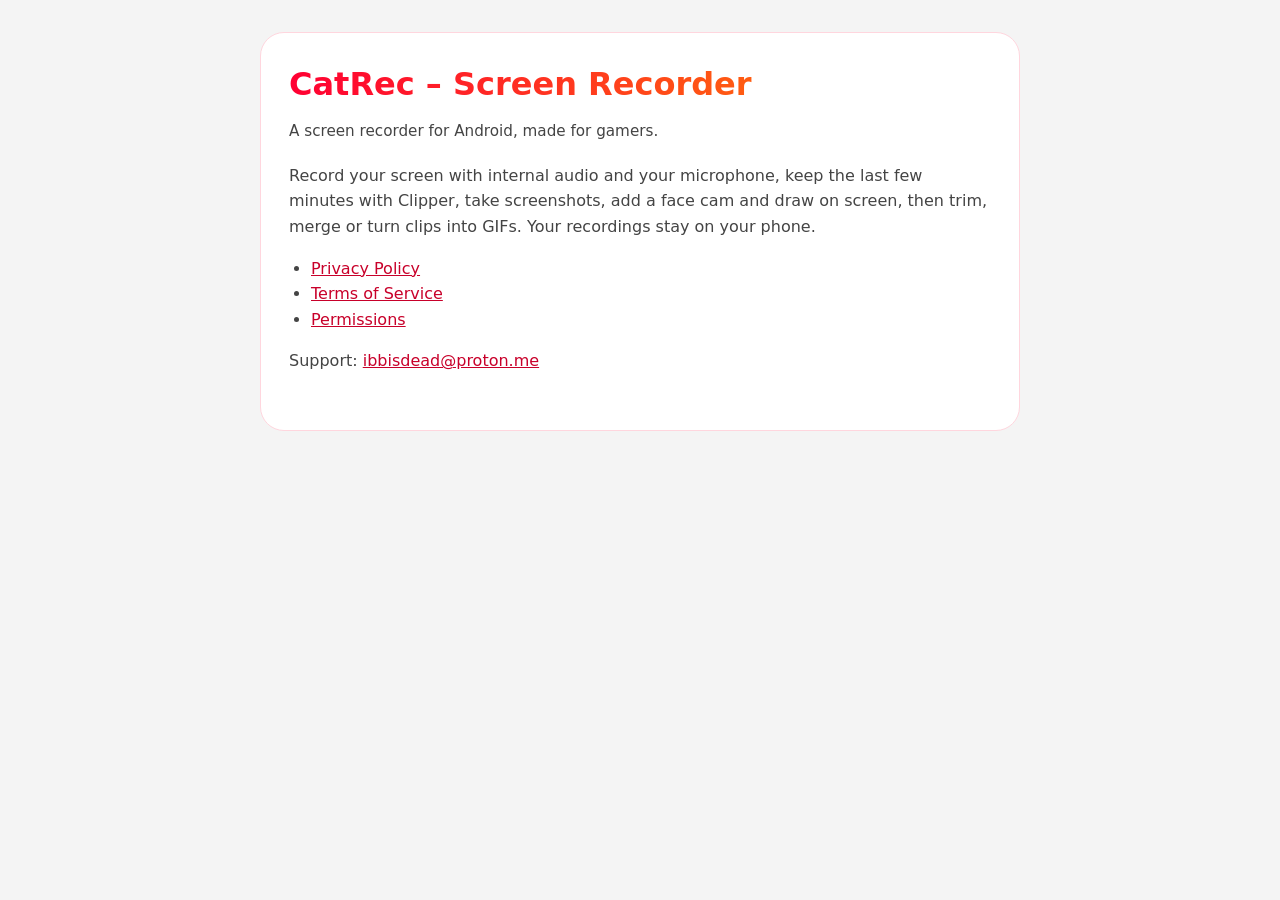
<file: index.html>
<!doctype html>
<html lang="en">
<head>
<meta charset="utf-8">
<meta name="viewport" content="width=device-width, initial-scale=1">
<title>CatRec – Screen Recorder</title>
<link rel="stylesheet" href="style.css">
</head>
<body>
<main>
<h1>CatRec – Screen Recorder</h1>
<p class="updated">A screen recorder for Android, made for gamers.</p>
<p>Record your screen with internal audio and your microphone, keep the last few minutes with Clipper, take screenshots, add a face cam and draw on screen, then trim, merge or turn clips into GIFs. Your recordings stay on your phone.</p>
<ul>
<li><a href="privacy.html">Privacy Policy</a></li>
<li><a href="terms.html">Terms of Service</a></li>
<li><a href="permissions.html">Permissions</a></li>
</ul>
<p>Support: <a href="mailto:ibbisdead@proton.me">ibbisdead@proton.me</a></p>
</main>
</body>
</html>
</file>
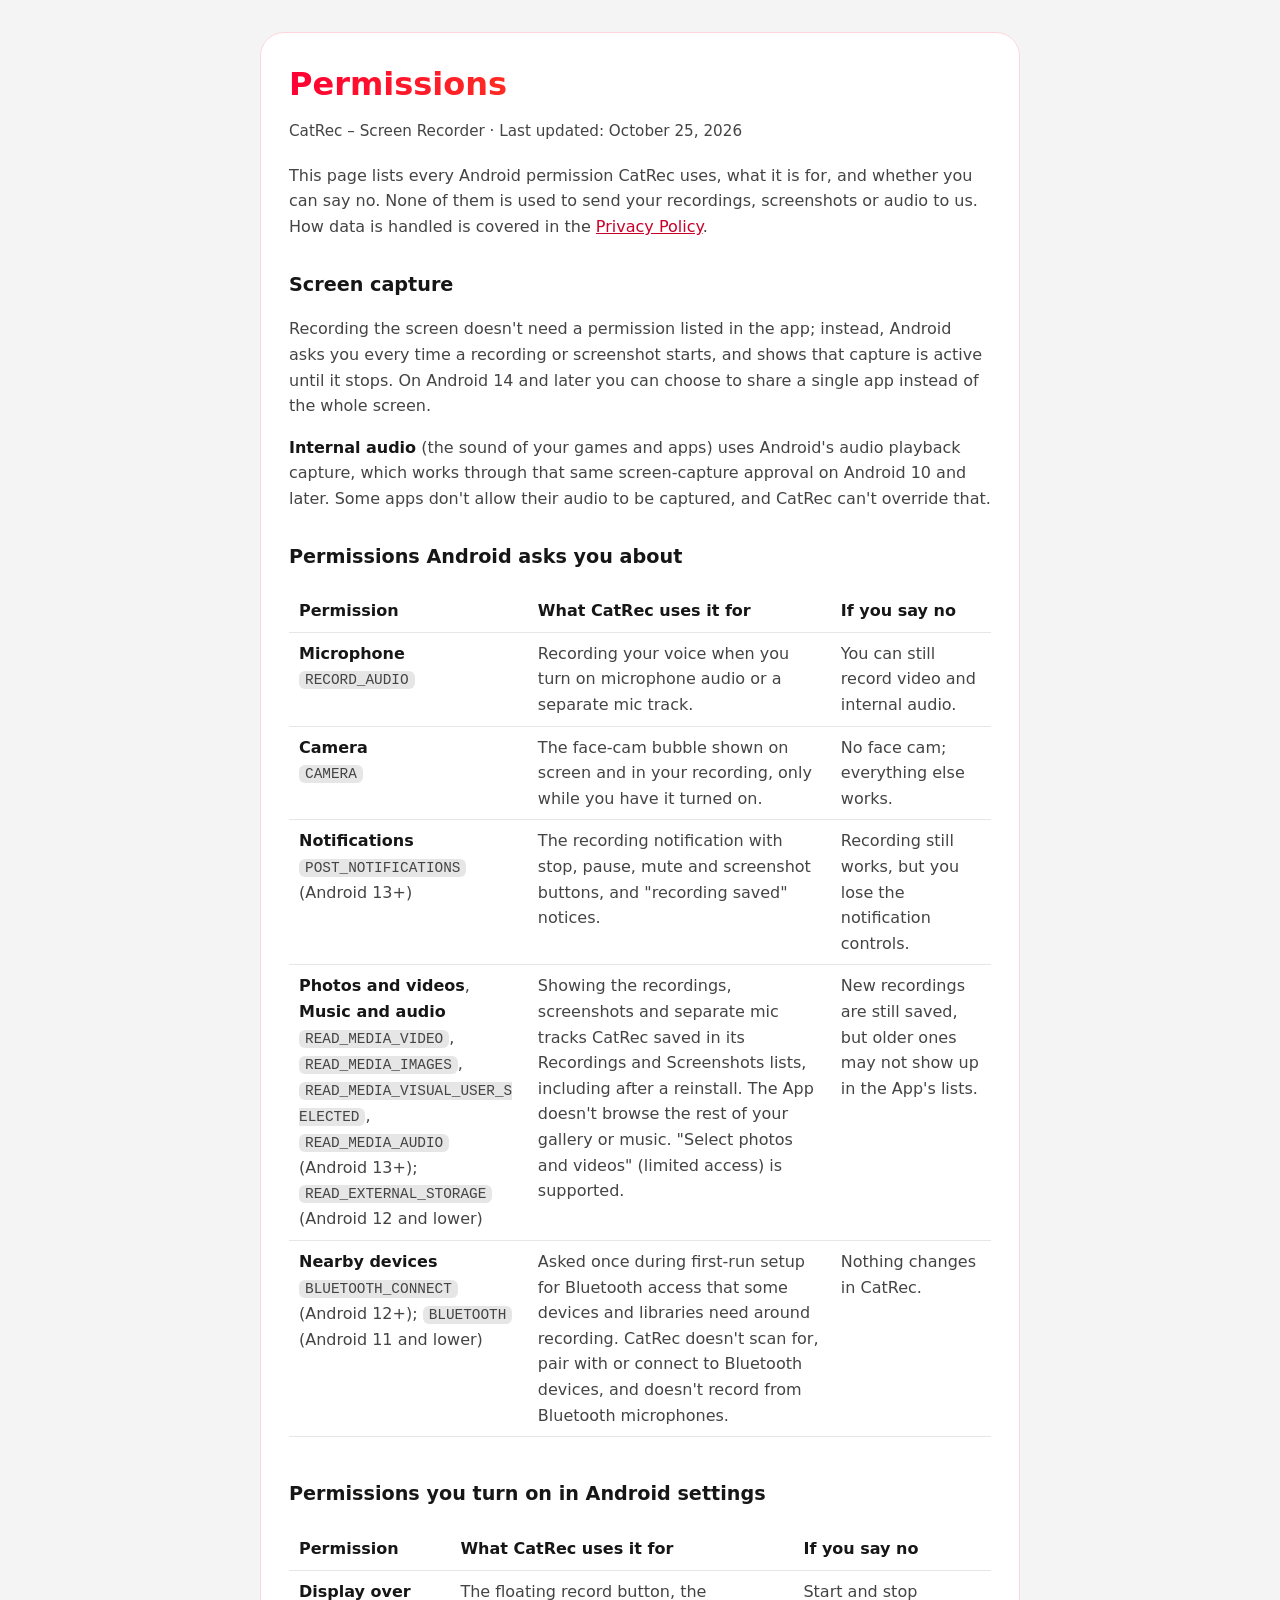
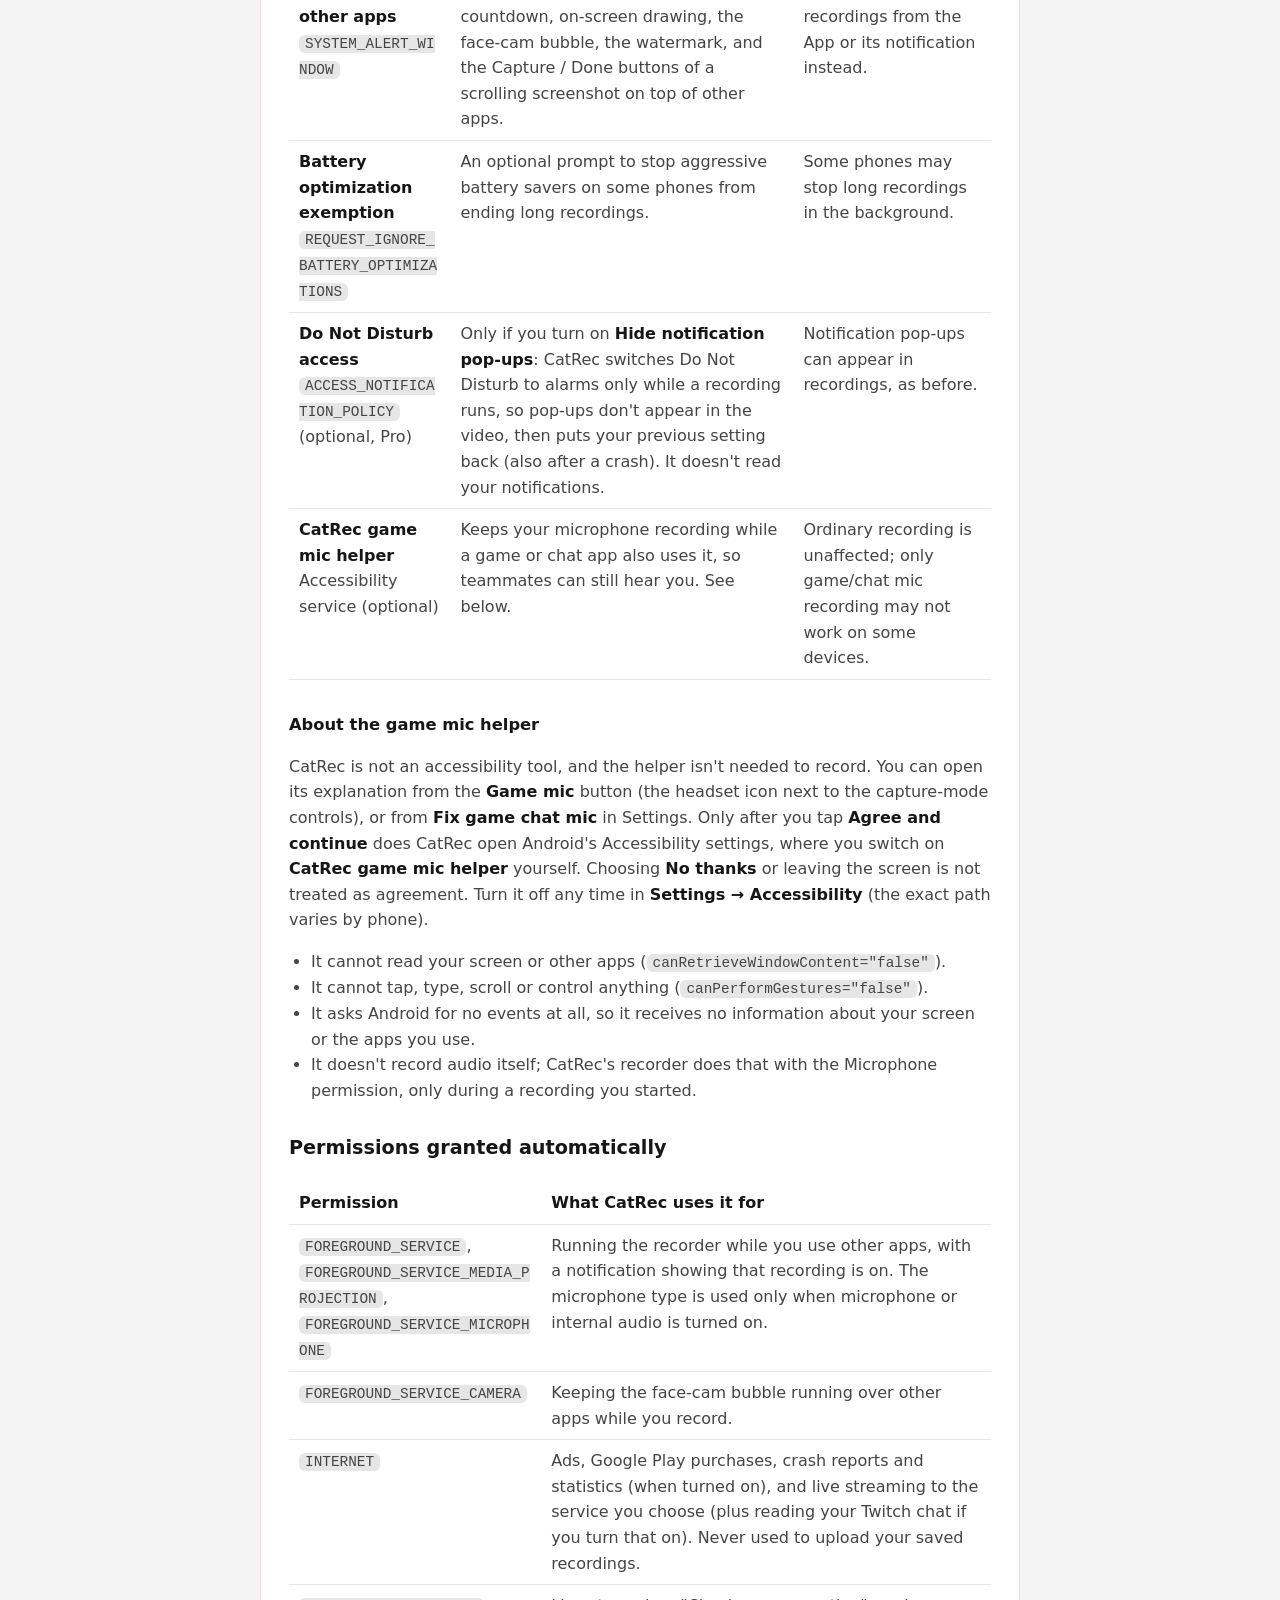
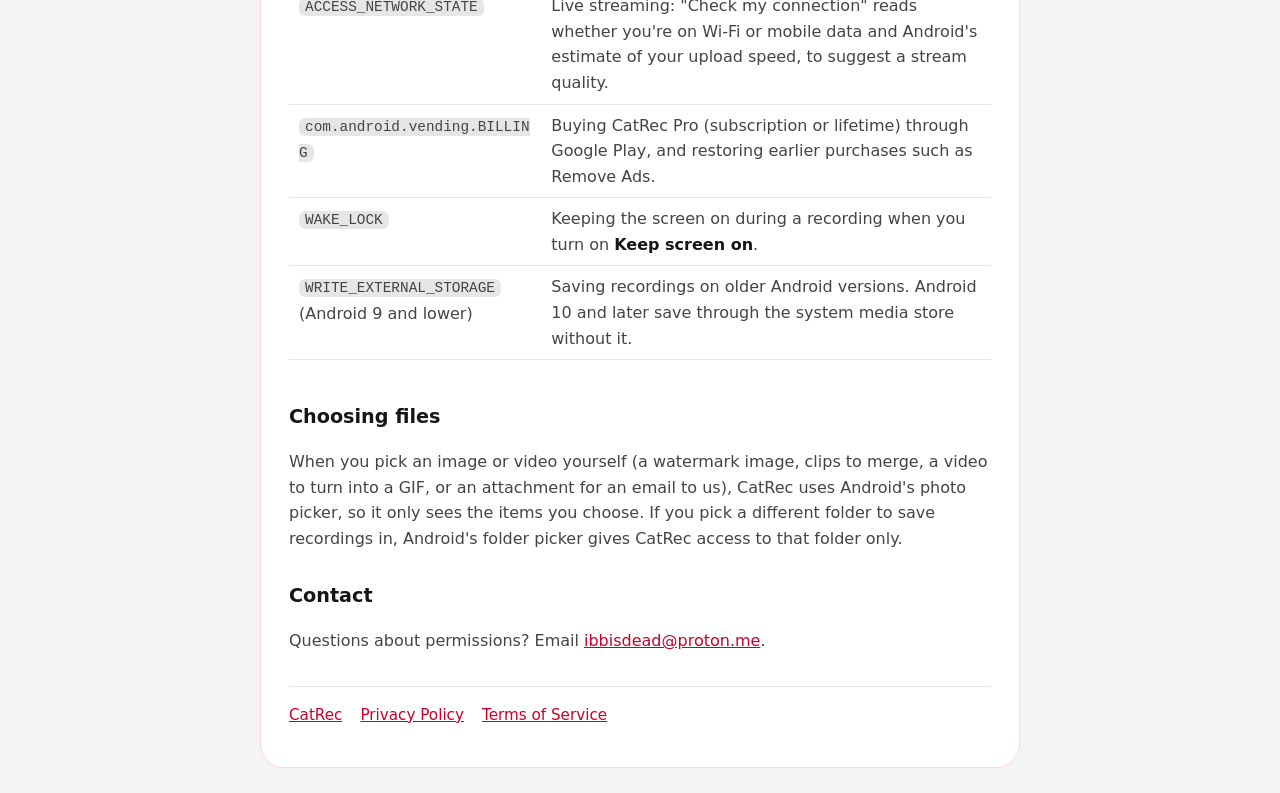
<file: permissions.html>
<!doctype html>
<html lang="en">
<head>
<meta charset="utf-8">
<meta name="viewport" content="width=device-width, initial-scale=1">
<title>Permissions · CatRec – Screen Recorder</title>
<link rel="stylesheet" href="style.css">
</head>
<body>
<main>
<h1>Permissions</h1>
<p class="updated">CatRec – Screen Recorder · Last updated: October 25, 2026</p>

<p>This page lists every Android permission CatRec uses, what it is for, and whether you can say no. None of them is used to send your recordings, screenshots or audio to us. How data is handled is covered in the <a href="privacy.html">Privacy Policy</a>.</p>

<h2>Screen capture</h2>
<p>Recording the screen doesn't need a permission listed in the app; instead, Android asks you every time a recording or screenshot starts, and shows that capture is active until it stops. On Android 14 and later you can choose to share a single app instead of the whole screen.</p>
<p><strong>Internal audio</strong> (the sound of your games and apps) uses Android's audio playback capture, which works through that same screen-capture approval on Android 10 and later. Some apps don't allow their audio to be captured, and CatRec can't override that.</p>

<h2>Permissions Android asks you about</h2>
<div class="table-wrap">
<table>
<tr><th>Permission</th><th>What CatRec uses it for</th><th>If you say no</th></tr>
<tr><td data-label="Permission"><strong>Microphone</strong><br><code>RECORD_AUDIO</code></td><td data-label="What CatRec uses it for">Recording your voice when you turn on microphone audio or a separate mic track.</td><td data-label="If you say no">You can still record video and internal audio.</td></tr>
<tr><td data-label="Permission"><strong>Camera</strong><br><code>CAMERA</code></td><td data-label="What CatRec uses it for">The face-cam bubble shown on screen and in your recording, only while you have it turned on.</td><td data-label="If you say no">No face cam; everything else works.</td></tr>
<tr><td data-label="Permission"><strong>Notifications</strong><br><code>POST_NOTIFICATIONS</code> (Android 13+)</td><td data-label="What CatRec uses it for">The recording notification with stop, pause, mute and screenshot buttons, and "recording saved" notices.</td><td data-label="If you say no">Recording still works, but you lose the notification controls.</td></tr>
<tr><td data-label="Permission"><strong>Photos and videos</strong>, <strong>Music and audio</strong><br><code>READ_MEDIA_VIDEO</code>, <code>READ_MEDIA_IMAGES</code>, <code>READ_MEDIA_VISUAL_USER_SELECTED</code>, <code>READ_MEDIA_AUDIO</code> (Android 13+); <code>READ_EXTERNAL_STORAGE</code> (Android 12 and lower)</td><td data-label="What CatRec uses it for">Showing the recordings, screenshots and separate mic tracks CatRec saved in its Recordings and Screenshots lists, including after a reinstall. The App doesn't browse the rest of your gallery or music. "Select photos and videos" (limited access) is supported.</td><td data-label="If you say no">New recordings are still saved, but older ones may not show up in the App's lists.</td></tr>
<tr><td data-label="Permission"><strong>Nearby devices</strong><br><code>BLUETOOTH_CONNECT</code> (Android 12+); <code>BLUETOOTH</code> (Android 11 and lower)</td><td data-label="What CatRec uses it for">Asked once during first-run setup for Bluetooth access that some devices and libraries need around recording. CatRec doesn't scan for, pair with or connect to Bluetooth devices, and doesn't record from Bluetooth microphones.</td><td data-label="If you say no">Nothing changes in CatRec.</td></tr>
</table>
</div>

<h2>Permissions you turn on in Android settings</h2>
<div class="table-wrap">
<table>
<tr><th>Permission</th><th>What CatRec uses it for</th><th>If you say no</th></tr>
<tr><td data-label="Permission"><strong>Display over other apps</strong><br><code>SYSTEM_ALERT_WINDOW</code></td><td data-label="What CatRec uses it for">The floating record button, the countdown, on-screen drawing, the face-cam bubble, the watermark, and the Capture / Done buttons of a scrolling screenshot on top of other apps.</td><td data-label="If you say no">Start and stop recordings from the App or its notification instead.</td></tr>
<tr><td data-label="Permission"><strong>Battery optimization exemption</strong><br><code>REQUEST_IGNORE_BATTERY_OPTIMIZATIONS</code></td><td data-label="What CatRec uses it for">An optional prompt to stop aggressive battery savers on some phones from ending long recordings.</td><td data-label="If you say no">Some phones may stop long recordings in the background.</td></tr>
<tr><td data-label="Permission"><strong>Do Not Disturb access</strong><br><code>ACCESS_NOTIFICATION_POLICY</code> (optional, Pro)</td><td data-label="What CatRec uses it for">Only if you turn on <strong>Hide notification pop-ups</strong>: CatRec switches Do Not Disturb to alarms only while a recording runs, so pop-ups don't appear in the video, then puts your previous setting back (also after a crash). It doesn't read your notifications.</td><td data-label="If you say no">Notification pop-ups can appear in recordings, as before.</td></tr>
<tr><td data-label="Permission"><strong>CatRec game mic helper</strong><br>Accessibility service (optional)</td><td data-label="What CatRec uses it for">Keeps your microphone recording while a game or chat app also uses it, so teammates can still hear you. See below.</td><td data-label="If you say no">Ordinary recording is unaffected; only game/chat mic recording may not work on some devices.</td></tr>
</table>
</div>

<h3>About the game mic helper</h3>
<p>CatRec is not an accessibility tool, and the helper isn't needed to record. You can open its explanation from the <strong>Game mic</strong> button (the headset icon next to the capture-mode controls), or from <strong>Fix game chat mic</strong> in Settings. Only after you tap <strong>Agree and continue</strong> does CatRec open Android's Accessibility settings, where you switch on <strong>CatRec game mic helper</strong> yourself. Choosing <strong>No thanks</strong> or leaving the screen is not treated as agreement. Turn it off any time in <strong>Settings → Accessibility</strong> (the exact path varies by phone).</p>
<ul>
<li>It cannot read your screen or other apps (<code>canRetrieveWindowContent="false"</code>).</li>
<li>It cannot tap, type, scroll or control anything (<code>canPerformGestures="false"</code>).</li>
<li>It asks Android for no events at all, so it receives no information about your screen or the apps you use.</li>
<li>It doesn't record audio itself; CatRec's recorder does that with the Microphone permission, only during a recording you started.</li>
</ul>

<h2>Permissions granted automatically</h2>
<div class="table-wrap">
<table>
<tr><th>Permission</th><th>What CatRec uses it for</th></tr>
<tr><td data-label="Permission"><code>FOREGROUND_SERVICE</code>, <code>FOREGROUND_SERVICE_MEDIA_PROJECTION</code>, <code>FOREGROUND_SERVICE_MICROPHONE</code></td><td data-label="What CatRec uses it for">Running the recorder while you use other apps, with a notification showing that recording is on. The microphone type is used only when microphone or internal audio is turned on.</td></tr>
<tr><td data-label="Permission"><code>FOREGROUND_SERVICE_CAMERA</code></td><td data-label="What CatRec uses it for">Keeping the face-cam bubble running over other apps while you record.</td></tr>
<tr><td data-label="Permission"><code>INTERNET</code></td><td data-label="What CatRec uses it for">Ads, Google Play purchases, crash reports and statistics (when turned on), and live streaming to the service you choose (plus reading your Twitch chat if you turn that on). Never used to upload your saved recordings.</td></tr>
<tr><td data-label="Permission"><code>ACCESS_NETWORK_STATE</code></td><td data-label="What CatRec uses it for">Live streaming: "Check my connection" reads whether you're on Wi-Fi or mobile data and Android's estimate of your upload speed, to suggest a stream quality.</td></tr>
<tr><td data-label="Permission"><code>com.android.vending.BILLING</code></td><td data-label="What CatRec uses it for">Buying CatRec Pro (subscription or lifetime) through Google Play, and restoring earlier purchases such as Remove Ads.</td></tr>
<tr><td data-label="Permission"><code>WAKE_LOCK</code></td><td data-label="What CatRec uses it for">Keeping the screen on during a recording when you turn on <strong>Keep screen on</strong>.</td></tr>
<tr><td data-label="Permission"><code>WRITE_EXTERNAL_STORAGE</code> (Android 9 and lower)</td><td data-label="What CatRec uses it for">Saving recordings on older Android versions. Android 10 and later save through the system media store without it.</td></tr>
</table>
</div>

<h2>Choosing files</h2>
<p>When you pick an image or video yourself (a watermark image, clips to merge, a video to turn into a GIF, or an attachment for an email to us), CatRec uses Android's photo picker, so it only sees the items you choose. If you pick a different folder to save recordings in, Android's folder picker gives CatRec access to that folder only.</p>

<h2>Contact</h2>
<p>Questions about permissions? Email <a href="mailto:ibbisdead@proton.me">ibbisdead@proton.me</a>.</p>

<nav><a href="index.html">CatRec</a><a href="privacy.html">Privacy Policy</a><a href="terms.html">Terms of Service</a></nav>
</main>
</body>
</html>
</file>
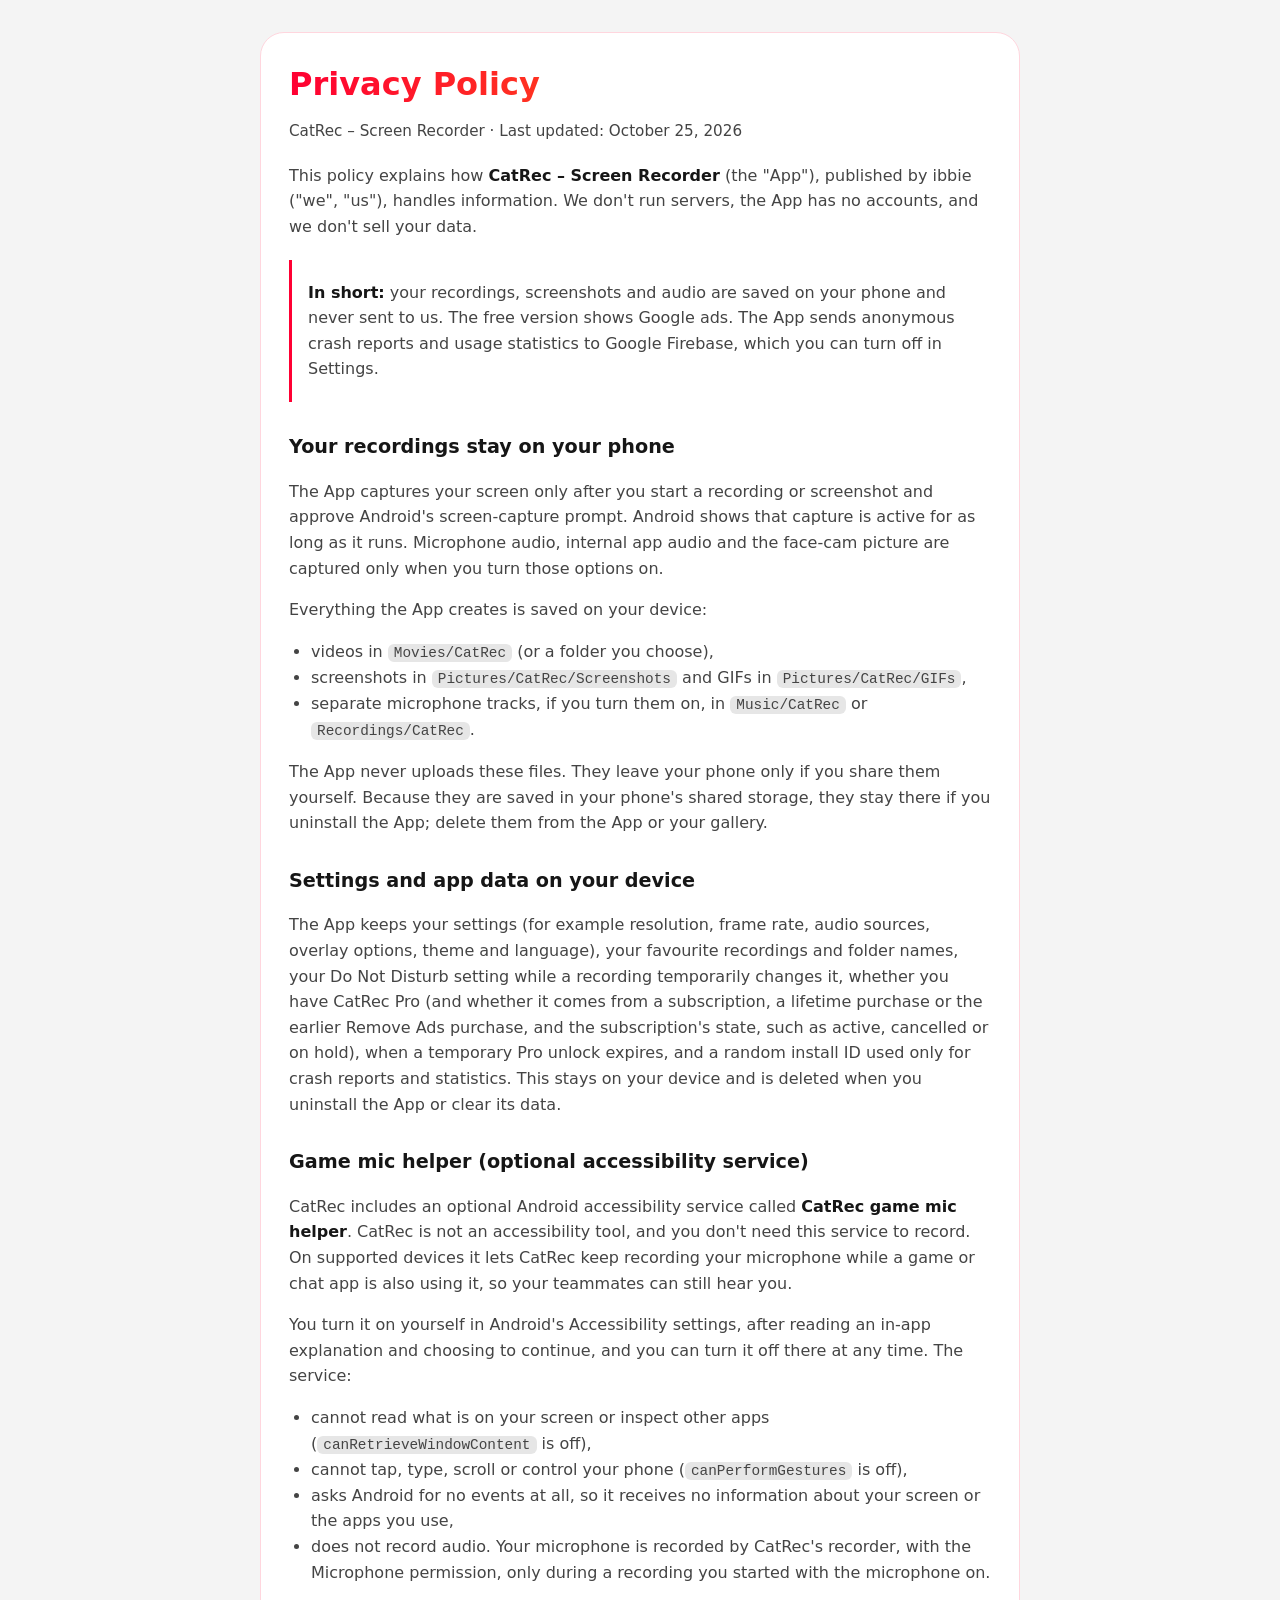
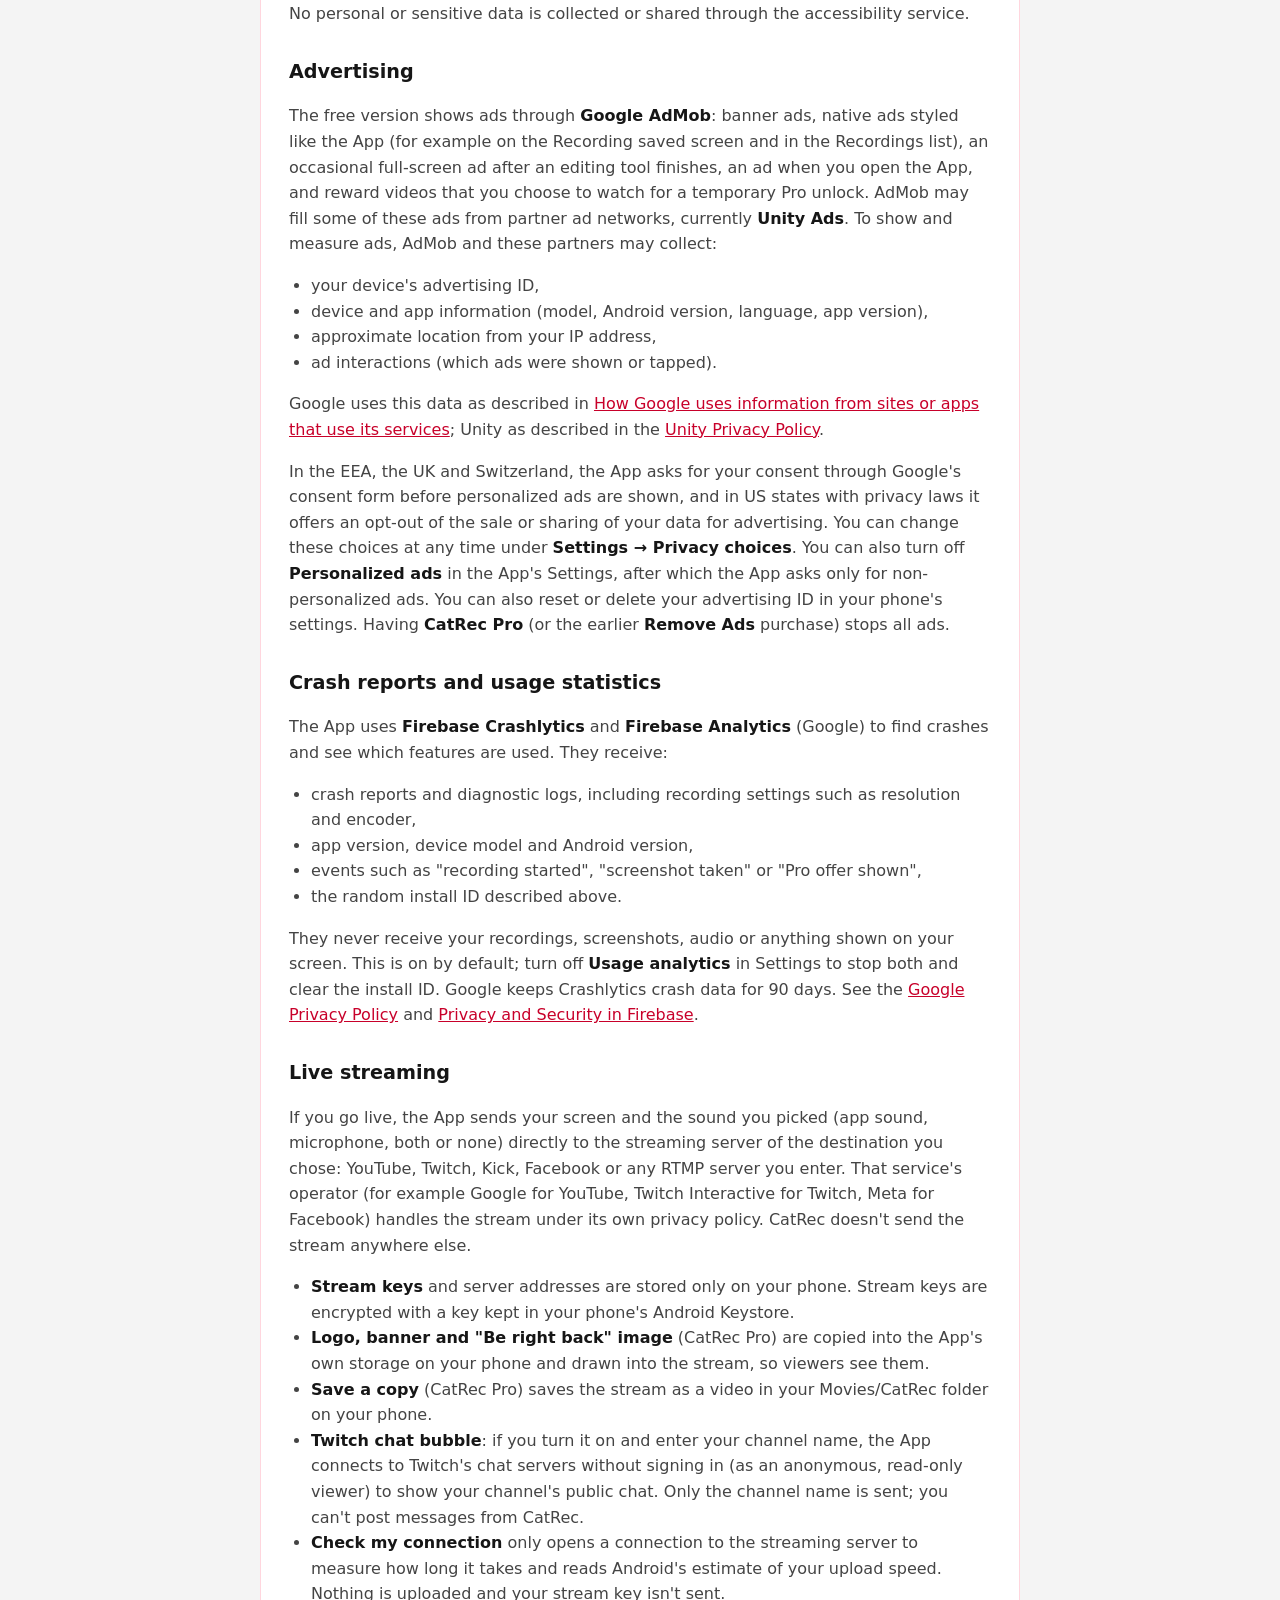
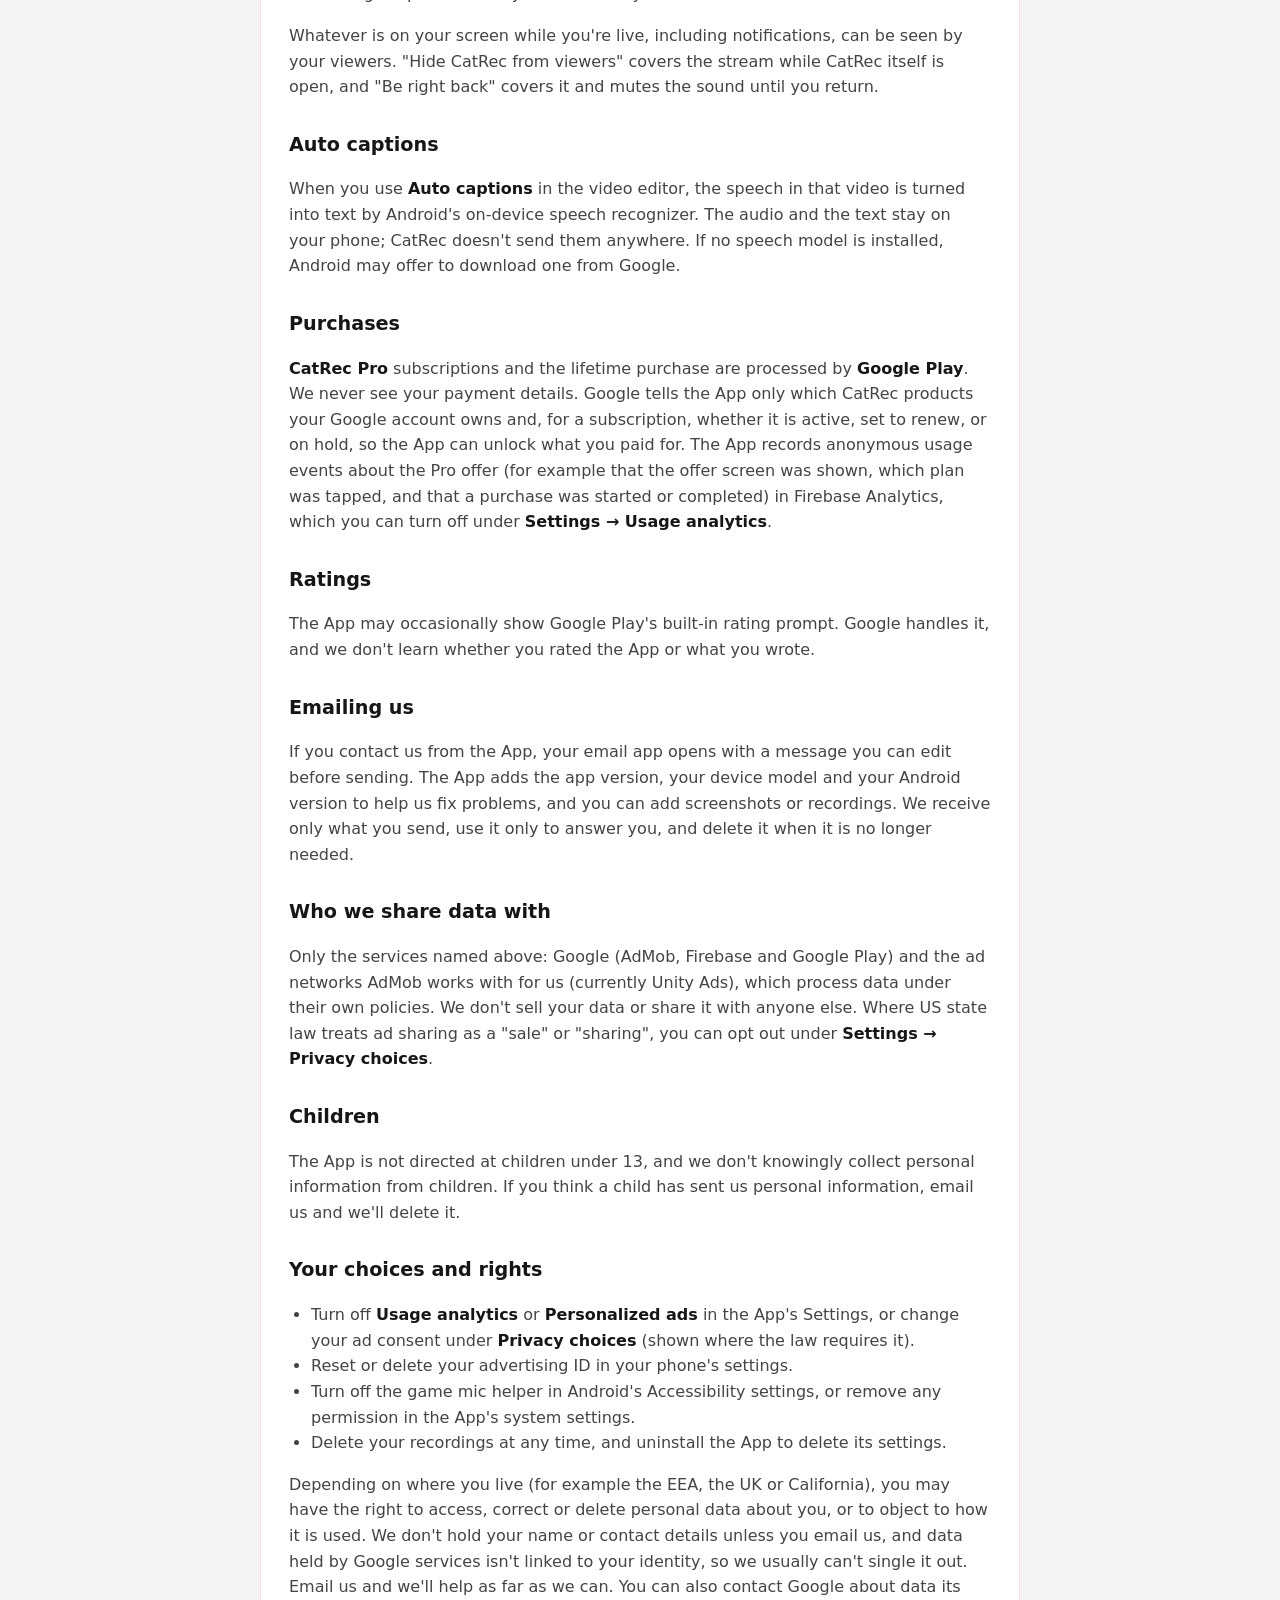
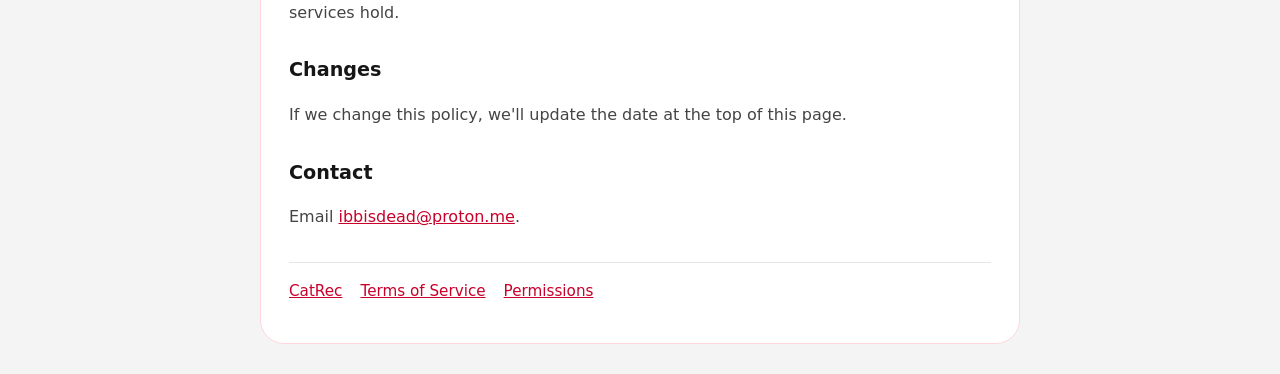
<file: privacy.html>
<!doctype html>
<html lang="en">
<head>
<meta charset="utf-8">
<meta name="viewport" content="width=device-width, initial-scale=1">
<title>Privacy Policy · CatRec – Screen Recorder</title>
<link rel="stylesheet" href="style.css">
</head>
<body>
<main>
<h1>Privacy Policy</h1>
<p class="updated">CatRec – Screen Recorder · Last updated: October 25, 2026</p>

<p>This policy explains how <strong>CatRec – Screen Recorder</strong> (the "App"), published by ibbie ("we", "us"), handles information. We don't run servers, the App has no accounts, and we don't sell your data.</p>

<div class="summary">
<p><strong>In short:</strong> your recordings, screenshots and audio are saved on your phone and never sent to us. The free version shows Google ads. The App sends anonymous crash reports and usage statistics to Google Firebase, which you can turn off in Settings.</p>
</div>

<h2>Your recordings stay on your phone</h2>
<p>The App captures your screen only after you start a recording or screenshot and approve Android's screen-capture prompt. Android shows that capture is active for as long as it runs. Microphone audio, internal app audio and the face-cam picture are captured only when you turn those options on.</p>
<p>Everything the App creates is saved on your device:</p>
<ul>
<li>videos in <code>Movies/CatRec</code> (or a folder you choose),</li>
<li>screenshots in <code>Pictures/CatRec/Screenshots</code> and GIFs in <code>Pictures/CatRec/GIFs</code>,</li>
<li>separate microphone tracks, if you turn them on, in <code>Music/CatRec</code> or <code>Recordings/CatRec</code>.</li>
</ul>
<p>The App never uploads these files. They leave your phone only if you share them yourself. Because they are saved in your phone's shared storage, they stay there if you uninstall the App; delete them from the App or your gallery.</p>

<h2>Settings and app data on your device</h2>
<p>The App keeps your settings (for example resolution, frame rate, audio sources, overlay options, theme and language), your favourite recordings and folder names, your Do Not Disturb setting while a recording temporarily changes it, whether you have CatRec Pro (and whether it comes from a subscription, a lifetime purchase or the earlier Remove Ads purchase, and the subscription's state, such as active, cancelled or on hold), when a temporary Pro unlock expires, and a random install ID used only for crash reports and statistics. This stays on your device and is deleted when you uninstall the App or clear its data.</p>

<h2>Game mic helper (optional accessibility service)</h2>
<p>CatRec includes an optional Android accessibility service called <strong>CatRec game mic helper</strong>. CatRec is not an accessibility tool, and you don't need this service to record. On supported devices it lets CatRec keep recording your microphone while a game or chat app is also using it, so your teammates can still hear you.</p>
<p>You turn it on yourself in Android's Accessibility settings, after reading an in-app explanation and choosing to continue, and you can turn it off there at any time. The service:</p>
<ul>
<li>cannot read what is on your screen or inspect other apps (<code>canRetrieveWindowContent</code> is off),</li>
<li>cannot tap, type, scroll or control your phone (<code>canPerformGestures</code> is off),</li>
<li>asks Android for no events at all, so it receives no information about your screen or the apps you use,</li>
<li>does not record audio. Your microphone is recorded by CatRec's recorder, with the Microphone permission, only during a recording you started with the microphone on.</li>
</ul>
<p>No personal or sensitive data is collected or shared through the accessibility service.</p>

<h2>Advertising</h2>
<p>The free version shows ads through <strong>Google AdMob</strong>: banner ads, native ads styled like the App (for example on the Recording saved screen and in the Recordings list), an occasional full-screen ad after an editing tool finishes, an ad when you open the App, and reward videos that you choose to watch for a temporary Pro unlock. AdMob may fill some of these ads from partner ad networks, currently <strong>Unity Ads</strong>. To show and measure ads, AdMob and these partners may collect:</p>
<ul>
<li>your device's advertising ID,</li>
<li>device and app information (model, Android version, language, app version),</li>
<li>approximate location from your IP address,</li>
<li>ad interactions (which ads were shown or tapped).</li>
</ul>
<p>Google uses this data as described in <a href="https://policies.google.com/technologies/ads">How Google uses information from sites or apps that use its services</a>; Unity as described in the <a href="https://unity.com/legal/game-player-and-app-user-privacy-policy">Unity Privacy Policy</a>.</p>
<p>In the EEA, the UK and Switzerland, the App asks for your consent through Google's consent form before personalized ads are shown, and in US states with privacy laws it offers an opt-out of the sale or sharing of your data for advertising. You can change these choices at any time under <strong>Settings → Privacy choices</strong>. You can also turn off <strong>Personalized ads</strong> in the App's Settings, after which the App asks only for non-personalized ads. You can also reset or delete your advertising ID in your phone's settings. Having <strong>CatRec Pro</strong> (or the earlier <strong>Remove Ads</strong> purchase) stops all ads.</p>

<h2>Crash reports and usage statistics</h2>
<p>The App uses <strong>Firebase Crashlytics</strong> and <strong>Firebase Analytics</strong> (Google) to find crashes and see which features are used. They receive:</p>
<ul>
<li>crash reports and diagnostic logs, including recording settings such as resolution and encoder,</li>
<li>app version, device model and Android version,</li>
<li>events such as "recording started", "screenshot taken" or "Pro offer shown",</li>
<li>the random install ID described above.</li>
</ul>
<p>They never receive your recordings, screenshots, audio or anything shown on your screen. This is on by default; turn off <strong>Usage analytics</strong> in Settings to stop both and clear the install ID. Google keeps Crashlytics crash data for 90 days. See the <a href="https://policies.google.com/privacy">Google Privacy Policy</a> and <a href="https://firebase.google.com/support/privacy">Privacy and Security in Firebase</a>.</p>

<h2>Live streaming</h2>
<p>If you go live, the App sends your screen and the sound you picked (app sound, microphone, both or none) directly to the streaming server of the destination you chose: YouTube, Twitch, Kick, Facebook or any RTMP server you enter. That service's operator (for example Google for YouTube, Twitch Interactive for Twitch, Meta for Facebook) handles the stream under its own privacy policy. CatRec doesn't send the stream anywhere else.</p>
<ul>
<li><strong>Stream keys</strong> and server addresses are stored only on your phone. Stream keys are encrypted with a key kept in your phone's Android Keystore.</li>
<li><strong>Logo, banner and "Be right back" image</strong> (CatRec Pro) are copied into the App's own storage on your phone and drawn into the stream, so viewers see them.</li>
<li><strong>Save a copy</strong> (CatRec Pro) saves the stream as a video in your Movies/CatRec folder on your phone.</li>
<li><strong>Twitch chat bubble</strong>: if you turn it on and enter your channel name, the App connects to Twitch's chat servers without signing in (as an anonymous, read-only viewer) to show your channel's public chat. Only the channel name is sent; you can't post messages from CatRec.</li>
<li><strong>Check my connection</strong> only opens a connection to the streaming server to measure how long it takes and reads Android's estimate of your upload speed. Nothing is uploaded and your stream key isn't sent.</li>
</ul>
<p>Whatever is on your screen while you're live, including notifications, can be seen by your viewers. "Hide CatRec from viewers" covers the stream while CatRec itself is open, and "Be right back" covers it and mutes the sound until you return.</p>

<h2>Auto captions</h2>
<p>When you use <strong>Auto captions</strong> in the video editor, the speech in that video is turned into text by Android's on-device speech recognizer. The audio and the text stay on your phone; CatRec doesn't send them anywhere. If no speech model is installed, Android may offer to download one from Google.</p>

<h2>Purchases</h2>
<p><strong>CatRec Pro</strong> subscriptions and the lifetime purchase are processed by <strong>Google Play</strong>. We never see your payment details. Google tells the App only which CatRec products your Google account owns and, for a subscription, whether it is active, set to renew, or on hold, so the App can unlock what you paid for. The App records anonymous usage events about the Pro offer (for example that the offer screen was shown, which plan was tapped, and that a purchase was started or completed) in Firebase Analytics, which you can turn off under <strong>Settings → Usage analytics</strong>.</p>

<h2>Ratings</h2>
<p>The App may occasionally show Google Play's built-in rating prompt. Google handles it, and we don't learn whether you rated the App or what you wrote.</p>

<h2>Emailing us</h2>
<p>If you contact us from the App, your email app opens with a message you can edit before sending. The App adds the app version, your device model and your Android version to help us fix problems, and you can add screenshots or recordings. We receive only what you send, use it only to answer you, and delete it when it is no longer needed.</p>

<h2>Who we share data with</h2>
<p>Only the services named above: Google (AdMob, Firebase and Google Play) and the ad networks AdMob works with for us (currently Unity Ads), which process data under their own policies. We don't sell your data or share it with anyone else. Where US state law treats ad sharing as a "sale" or "sharing", you can opt out under <strong>Settings → Privacy choices</strong>.</p>

<h2>Children</h2>
<p>The App is not directed at children under 13, and we don't knowingly collect personal information from children. If you think a child has sent us personal information, email us and we'll delete it.</p>

<h2>Your choices and rights</h2>
<ul>
<li>Turn off <strong>Usage analytics</strong> or <strong>Personalized ads</strong> in the App's Settings, or change your ad consent under <strong>Privacy choices</strong> (shown where the law requires it).</li>
<li>Reset or delete your advertising ID in your phone's settings.</li>
<li>Turn off the game mic helper in Android's Accessibility settings, or remove any permission in the App's system settings.</li>
<li>Delete your recordings at any time, and uninstall the App to delete its settings.</li>
</ul>
<p>Depending on where you live (for example the EEA, the UK or California), you may have the right to access, correct or delete personal data about you, or to object to how it is used. We don't hold your name or contact details unless you email us, and data held by Google services isn't linked to your identity, so we usually can't single it out. Email us and we'll help as far as we can. You can also contact Google about data its services hold.</p>

<h2>Changes</h2>
<p>If we change this policy, we'll update the date at the top of this page.</p>

<h2>Contact</h2>
<p>Email <a href="mailto:ibbisdead@proton.me">ibbisdead@proton.me</a>.</p>

<nav><a href="index.html">CatRec</a><a href="terms.html">Terms of Service</a><a href="permissions.html">Permissions</a></nav>
</main>
</body>
</html>
</file>
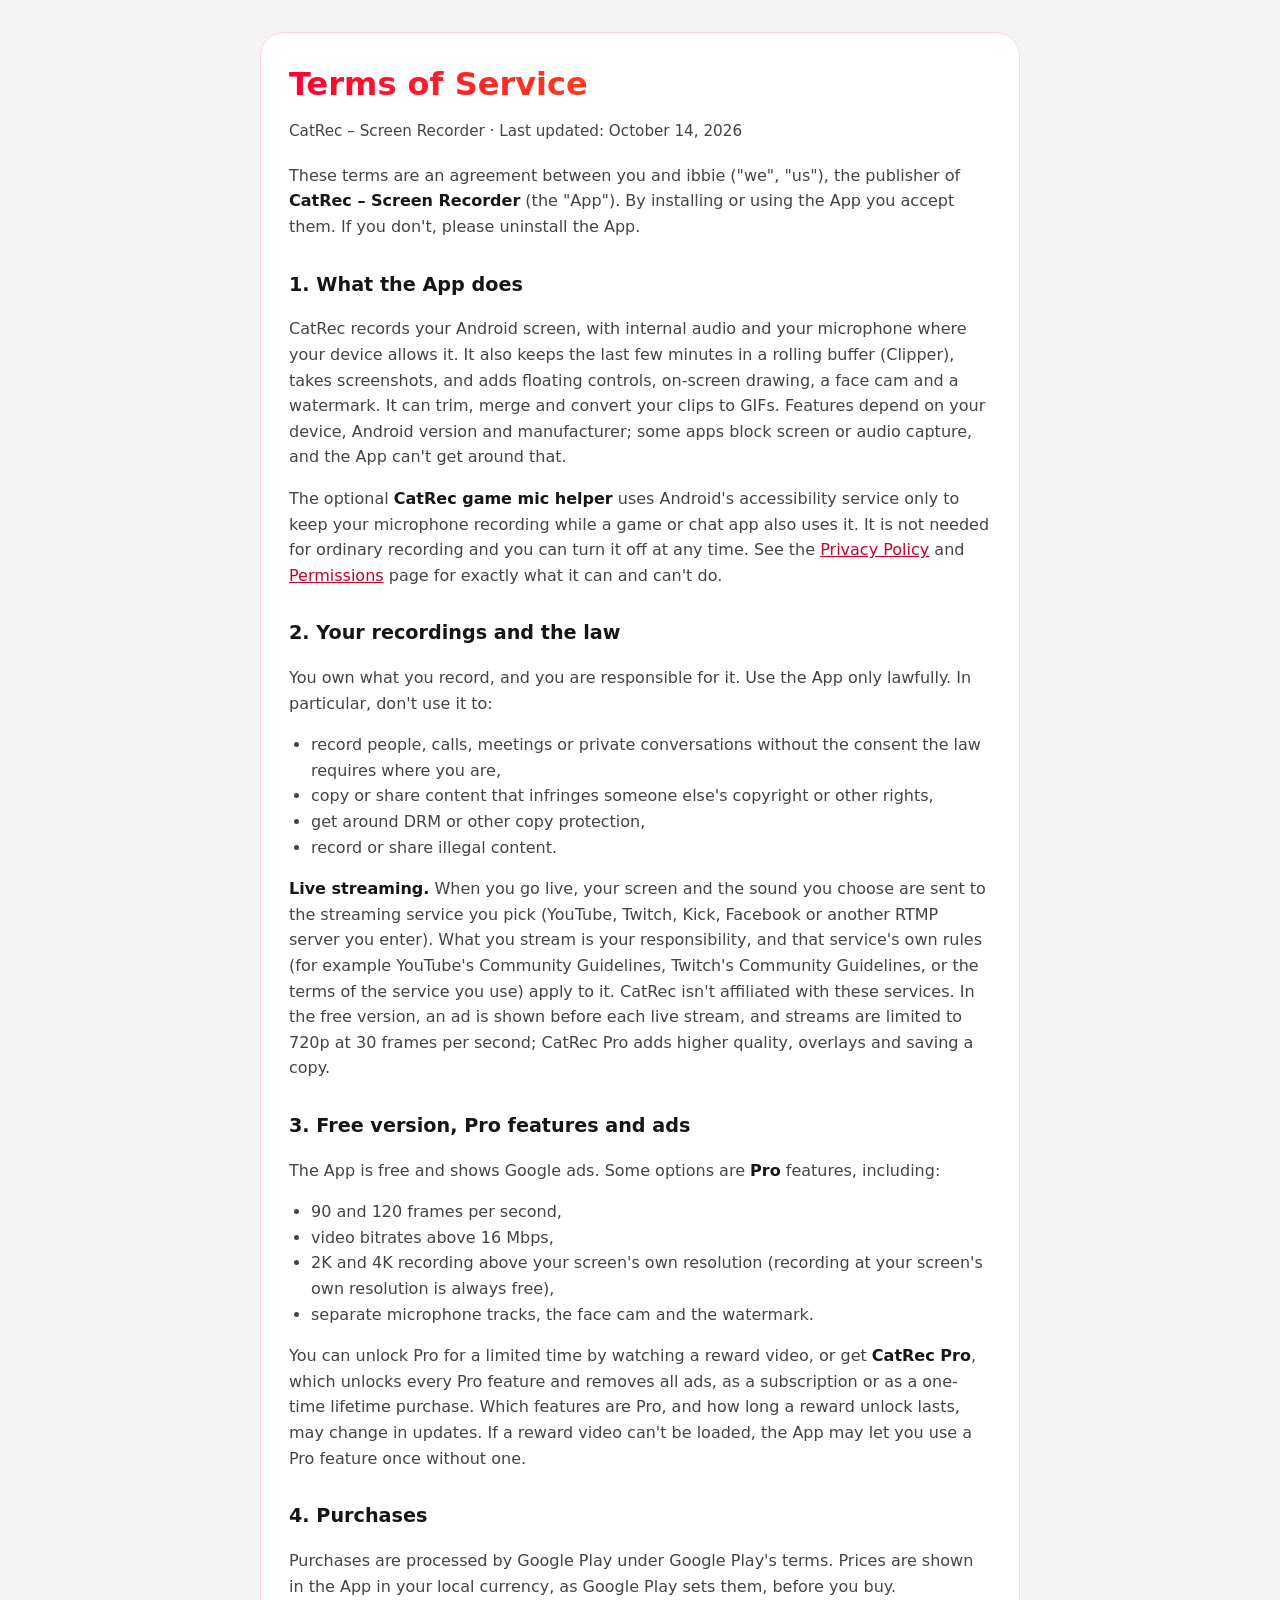
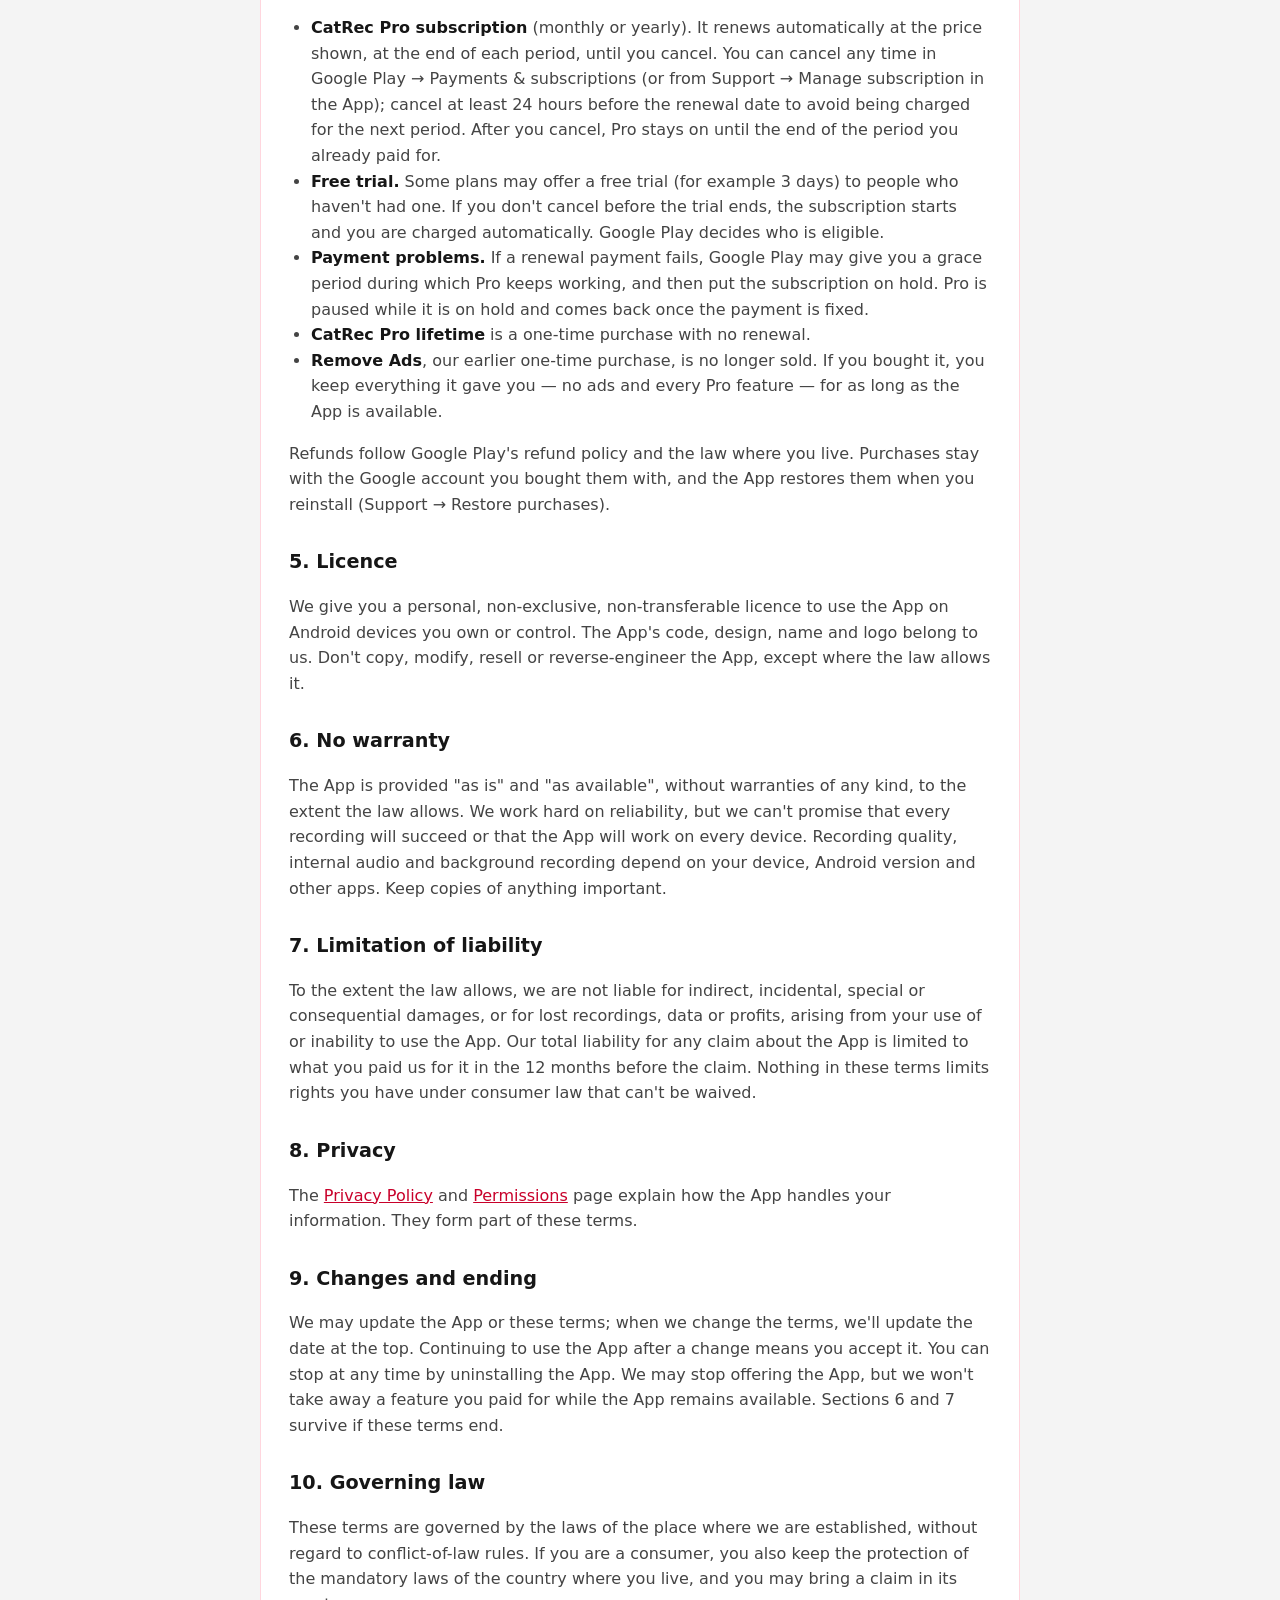
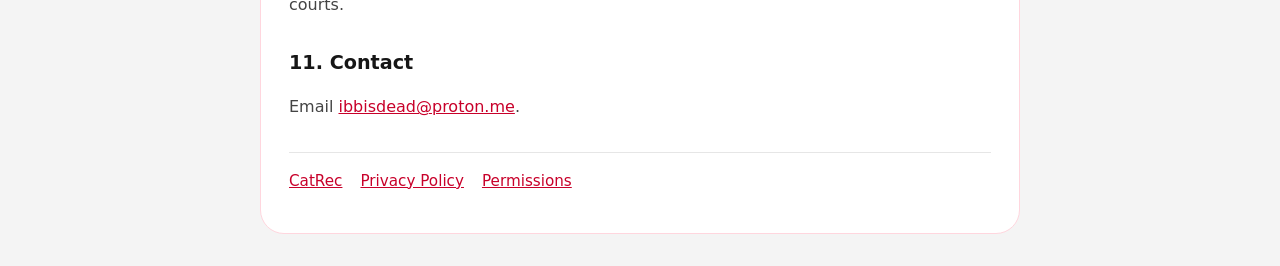
<file: terms.html>
<!doctype html>
<html lang="en">
<head>
<meta charset="utf-8">
<meta name="viewport" content="width=device-width, initial-scale=1">
<title>Terms of Service · CatRec – Screen Recorder</title>
<link rel="stylesheet" href="style.css">
</head>
<body>
<main>
<h1>Terms of Service</h1>
<p class="updated">CatRec – Screen Recorder · Last updated: October 14, 2026</p>

<p>These terms are an agreement between you and ibbie ("we", "us"), the publisher of <strong>CatRec – Screen Recorder</strong> (the "App"). By installing or using the App you accept them. If you don't, please uninstall the App.</p>

<h2>1. What the App does</h2>
<p>CatRec records your Android screen, with internal audio and your microphone where your device allows it. It also keeps the last few minutes in a rolling buffer (Clipper), takes screenshots, and adds floating controls, on-screen drawing, a face cam and a watermark. It can trim, merge and convert your clips to GIFs. Features depend on your device, Android version and manufacturer; some apps block screen or audio capture, and the App can't get around that.</p>
<p>The optional <strong>CatRec game mic helper</strong> uses Android's accessibility service only to keep your microphone recording while a game or chat app also uses it. It is not needed for ordinary recording and you can turn it off at any time. See the <a href="privacy.html">Privacy Policy</a> and <a href="permissions.html">Permissions</a> page for exactly what it can and can't do.</p>

<h2>2. Your recordings and the law</h2>
<p>You own what you record, and you are responsible for it. Use the App only lawfully. In particular, don't use it to:</p>
<ul>
<li>record people, calls, meetings or private conversations without the consent the law requires where you are,</li>
<li>copy or share content that infringes someone else's copyright or other rights,</li>
<li>get around DRM or other copy protection,</li>
<li>record or share illegal content.</li>
</ul>
<p><strong>Live streaming.</strong> When you go live, your screen and the sound you choose are sent to the streaming service you pick (YouTube, Twitch, Kick, Facebook or another RTMP server you enter). What you stream is your responsibility, and that service's own rules (for example YouTube's Community Guidelines, Twitch's Community Guidelines, or the terms of the service you use) apply to it. CatRec isn't affiliated with these services. In the free version, an ad is shown before each live stream, and streams are limited to 720p at 30 frames per second; CatRec Pro adds higher quality, overlays and saving a copy.

<h2>3. Free version, Pro features and ads</h2>
<p>The App is free and shows Google ads. Some options are <strong>Pro</strong> features, including:</p>
<ul>
<li>90 and 120 frames per second,</li>
<li>video bitrates above 16 Mbps,</li>
<li>2K and 4K recording above your screen's own resolution (recording at your screen's own resolution is always free),</li>
<li>separate microphone tracks, the face cam and the watermark.</li>
</ul>
<p>You can unlock Pro for a limited time by watching a reward video, or get <strong>CatRec Pro</strong>, which unlocks every Pro feature and removes all ads, as a subscription or as a one-time lifetime purchase. Which features are Pro, and how long a reward unlock lasts, may change in updates. If a reward video can't be loaded, the App may let you use a Pro feature once without one.</p>

<h2>4. Purchases</h2>
<p>Purchases are processed by Google Play under Google Play's terms. Prices are shown in the App in your local currency, as Google Play sets them, before you buy.</p>
<ul>
<li><strong>CatRec Pro subscription</strong> (monthly or yearly). It renews automatically at the price shown, at the end of each period, until you cancel. You can cancel any time in Google Play → Payments &amp; subscriptions (or from Support → Manage subscription in the App); cancel at least 24 hours before the renewal date to avoid being charged for the next period. After you cancel, Pro stays on until the end of the period you already paid for.</li>
<li><strong>Free trial.</strong> Some plans may offer a free trial (for example 3 days) to people who haven't had one. If you don't cancel before the trial ends, the subscription starts and you are charged automatically. Google Play decides who is eligible.</li>
<li><strong>Payment problems.</strong> If a renewal payment fails, Google Play may give you a grace period during which Pro keeps working, and then put the subscription on hold. Pro is paused while it is on hold and comes back once the payment is fixed.</li>
<li><strong>CatRec Pro lifetime</strong> is a one-time purchase with no renewal.</li>
<li><strong>Remove Ads</strong>, our earlier one-time purchase, is no longer sold. If you bought it, you keep everything it gave you — no ads and every Pro feature — for as long as the App is available.</li>
</ul>
<p>Refunds follow Google Play's refund policy and the law where you live. Purchases stay with the Google account you bought them with, and the App restores them when you reinstall (Support → Restore purchases).</p>

<h2>5. Licence</h2>
<p>We give you a personal, non-exclusive, non-transferable licence to use the App on Android devices you own or control. The App's code, design, name and logo belong to us. Don't copy, modify, resell or reverse-engineer the App, except where the law allows it.</p>

<h2>6. No warranty</h2>
<p>The App is provided "as is" and "as available", without warranties of any kind, to the extent the law allows. We work hard on reliability, but we can't promise that every recording will succeed or that the App will work on every device. Recording quality, internal audio and background recording depend on your device, Android version and other apps. Keep copies of anything important.</p>

<h2>7. Limitation of liability</h2>
<p>To the extent the law allows, we are not liable for indirect, incidental, special or consequential damages, or for lost recordings, data or profits, arising from your use of or inability to use the App. Our total liability for any claim about the App is limited to what you paid us for it in the 12 months before the claim. Nothing in these terms limits rights you have under consumer law that can't be waived.</p>

<h2>8. Privacy</h2>
<p>The <a href="privacy.html">Privacy Policy</a> and <a href="permissions.html">Permissions</a> page explain how the App handles your information. They form part of these terms.</p>

<h2>9. Changes and ending</h2>
<p>We may update the App or these terms; when we change the terms, we'll update the date at the top. Continuing to use the App after a change means you accept it. You can stop at any time by uninstalling the App. We may stop offering the App, but we won't take away a feature you paid for while the App remains available. Sections 6 and 7 survive if these terms end.</p>

<h2>10. Governing law</h2>
<p>These terms are governed by the laws of the place where we are established, without regard to conflict-of-law rules. If you are a consumer, you also keep the protection of the mandatory laws of the country where you live, and you may bring a claim in its courts.</p>

<h2>11. Contact</h2>
<p>Email <a href="mailto:ibbisdead@proton.me">ibbisdead@proton.me</a>.</p>

<nav><a href="index.html">CatRec</a><a href="privacy.html">Privacy Policy</a><a href="permissions.html">Permissions</a></nav>
</main>
</body>
</html>
</file>
<file: style.css>
:root {
  --bg: #0a0a0a;
  --card: #141414;
  --rim: #4d0011;
  --ink: #f2f2f2;
  --ink-soft: #b9b9b9;
  --accent: #ff0033;
  --accent-2: #ff8c00;
  --link: #ff6680;
  --rule: #262626;
}
@media (prefers-color-scheme: light) {
  :root {
    --bg: #f4f4f4;
    --card: #ffffff;
    --rim: #ffd6de;
    --ink: #161616;
    --ink-soft: #444444;
    --link: #c8002a;
    --rule: #e6e6e6;
  }
}
* { box-sizing: border-box; }
body {
  margin: 0;
  font-family: system-ui, -apple-system, "Segoe UI", Roboto, sans-serif;
  color: var(--ink);
  background: var(--bg);
  line-height: 1.6;
}
main {
  max-width: 760px;
  margin: 32px auto;
  padding: 32px 28px 40px;
  background: var(--card);
  border: 1px solid var(--rim);
  border-radius: 24px;
}
@media (max-width: 800px) {
  main { margin: 16px; padding: 24px 18px 32px; }
}
h1 {
  font-size: 2rem;
  margin: 0 0 4px;
  line-height: 1.2;
  background: linear-gradient(90deg, var(--accent), var(--accent-2));
  -webkit-background-clip: text;
  background-clip: text;
  color: transparent;
}
h2 { font-size: 1.2rem; margin: 30px 0 6px; }
h3 { font-size: 1.02rem; margin: 20px 0 4px; }
p, li, td, th { color: var(--ink-soft); font-size: 1rem; }
strong { color: var(--ink); }
code {
  font-size: 0.9em;
  background: var(--rule);
  border-radius: 6px;
  padding: 1px 6px;
  overflow-wrap: anywhere;
}
.updated { font-size: 0.95rem; margin-bottom: 20px; }
.summary {
  border-left: 3px solid var(--accent);
  padding: 4px 0 4px 16px;
  margin: 20px 0;
}
a { color: var(--link); }
ul { padding-left: 22px; }
table { width: 100%; border-collapse: collapse; margin: 12px 0; }
th, td { text-align: left; padding: 8px 10px; border-bottom: 1px solid var(--rule); vertical-align: top; }
th { color: var(--ink); font-weight: 600; }
.table-wrap { overflow-x: auto; }
@media (max-width: 600px) {
  table, tbody, tr, td { display: block; width: 100%; }
  tr:first-child { display: none; }
  tr { padding: 12px 0; border-bottom: 1px solid var(--rule); }
  td { border: none; padding: 2px 0; }
  td + td::before {
    content: attr(data-label);
    display: block;
    margin-top: 8px;
    font-size: 0.78rem;
    font-weight: 600;
    letter-spacing: 0.04em;
    text-transform: uppercase;
    color: var(--ink);
  }
}
nav { margin-top: 32px; padding-top: 16px; border-top: 1px solid var(--rule); font-size: 0.95rem; }
nav a { margin-right: 18px; }
</file>
